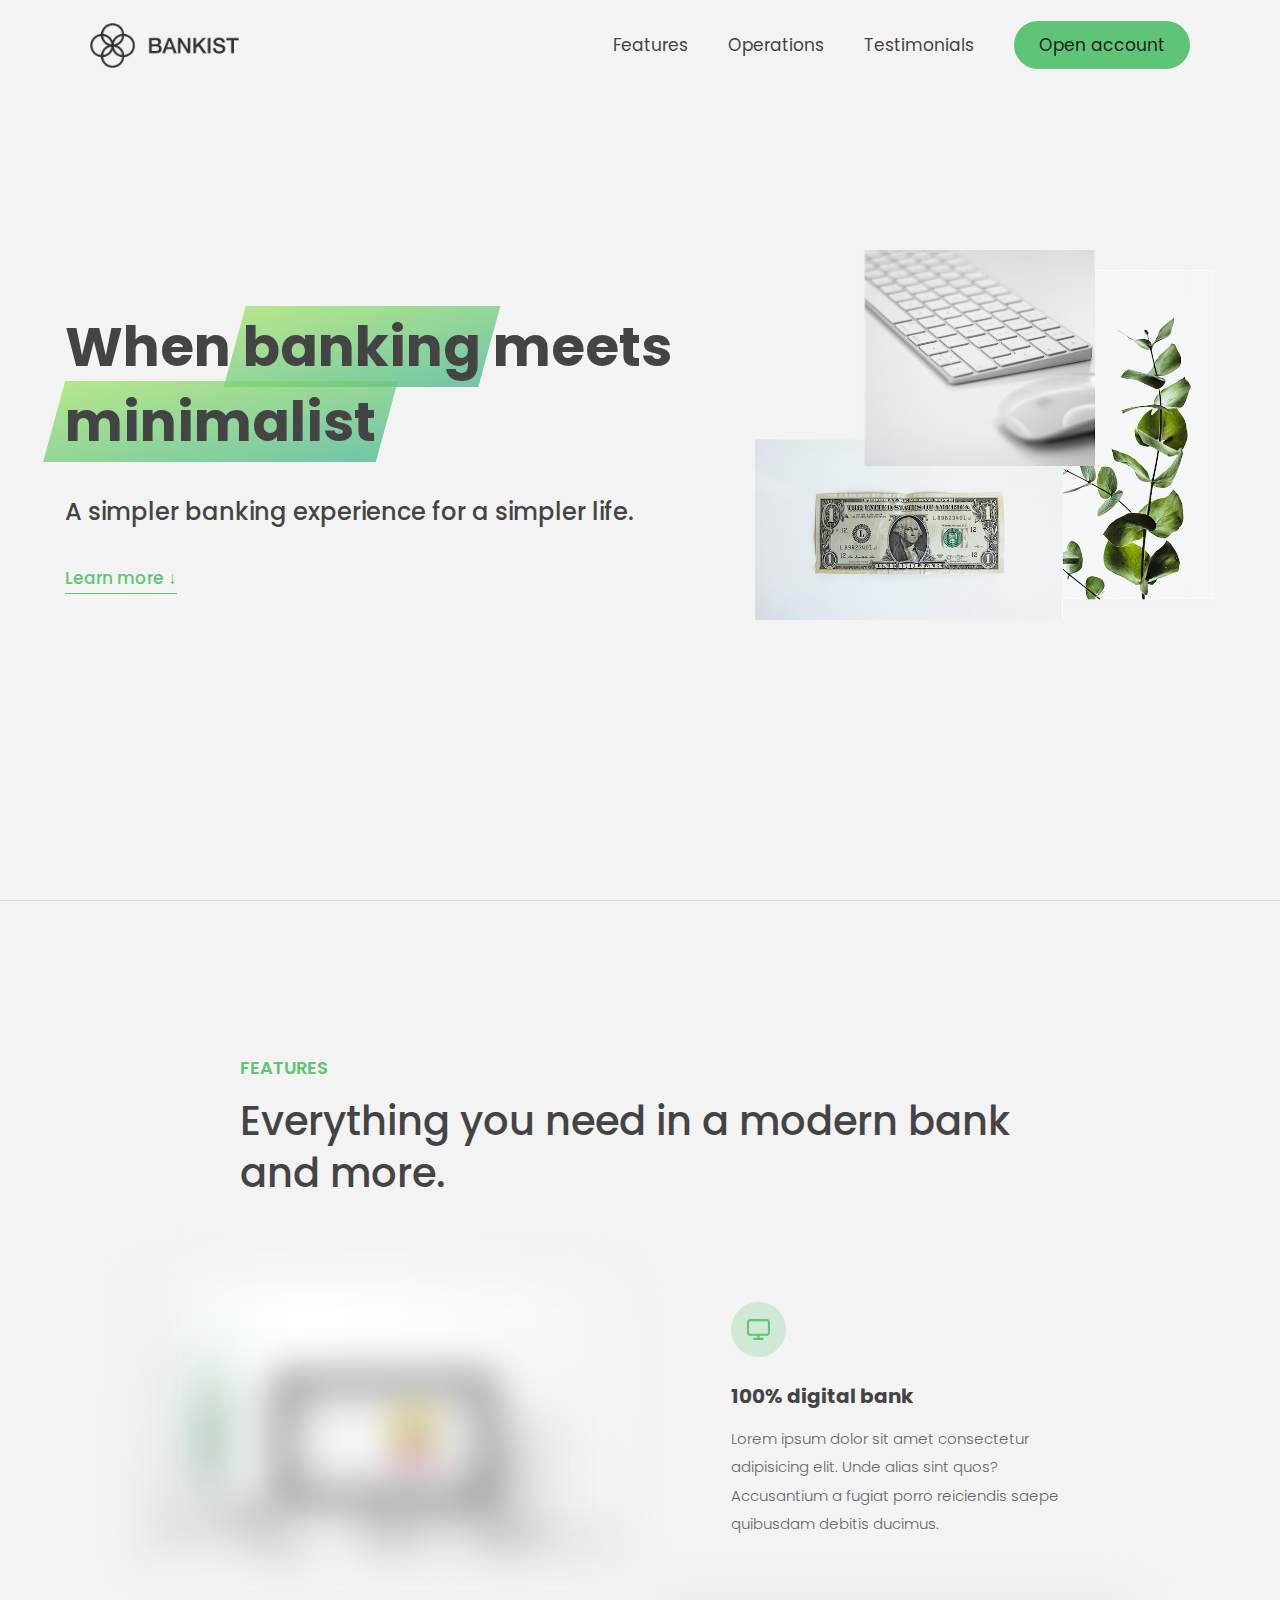
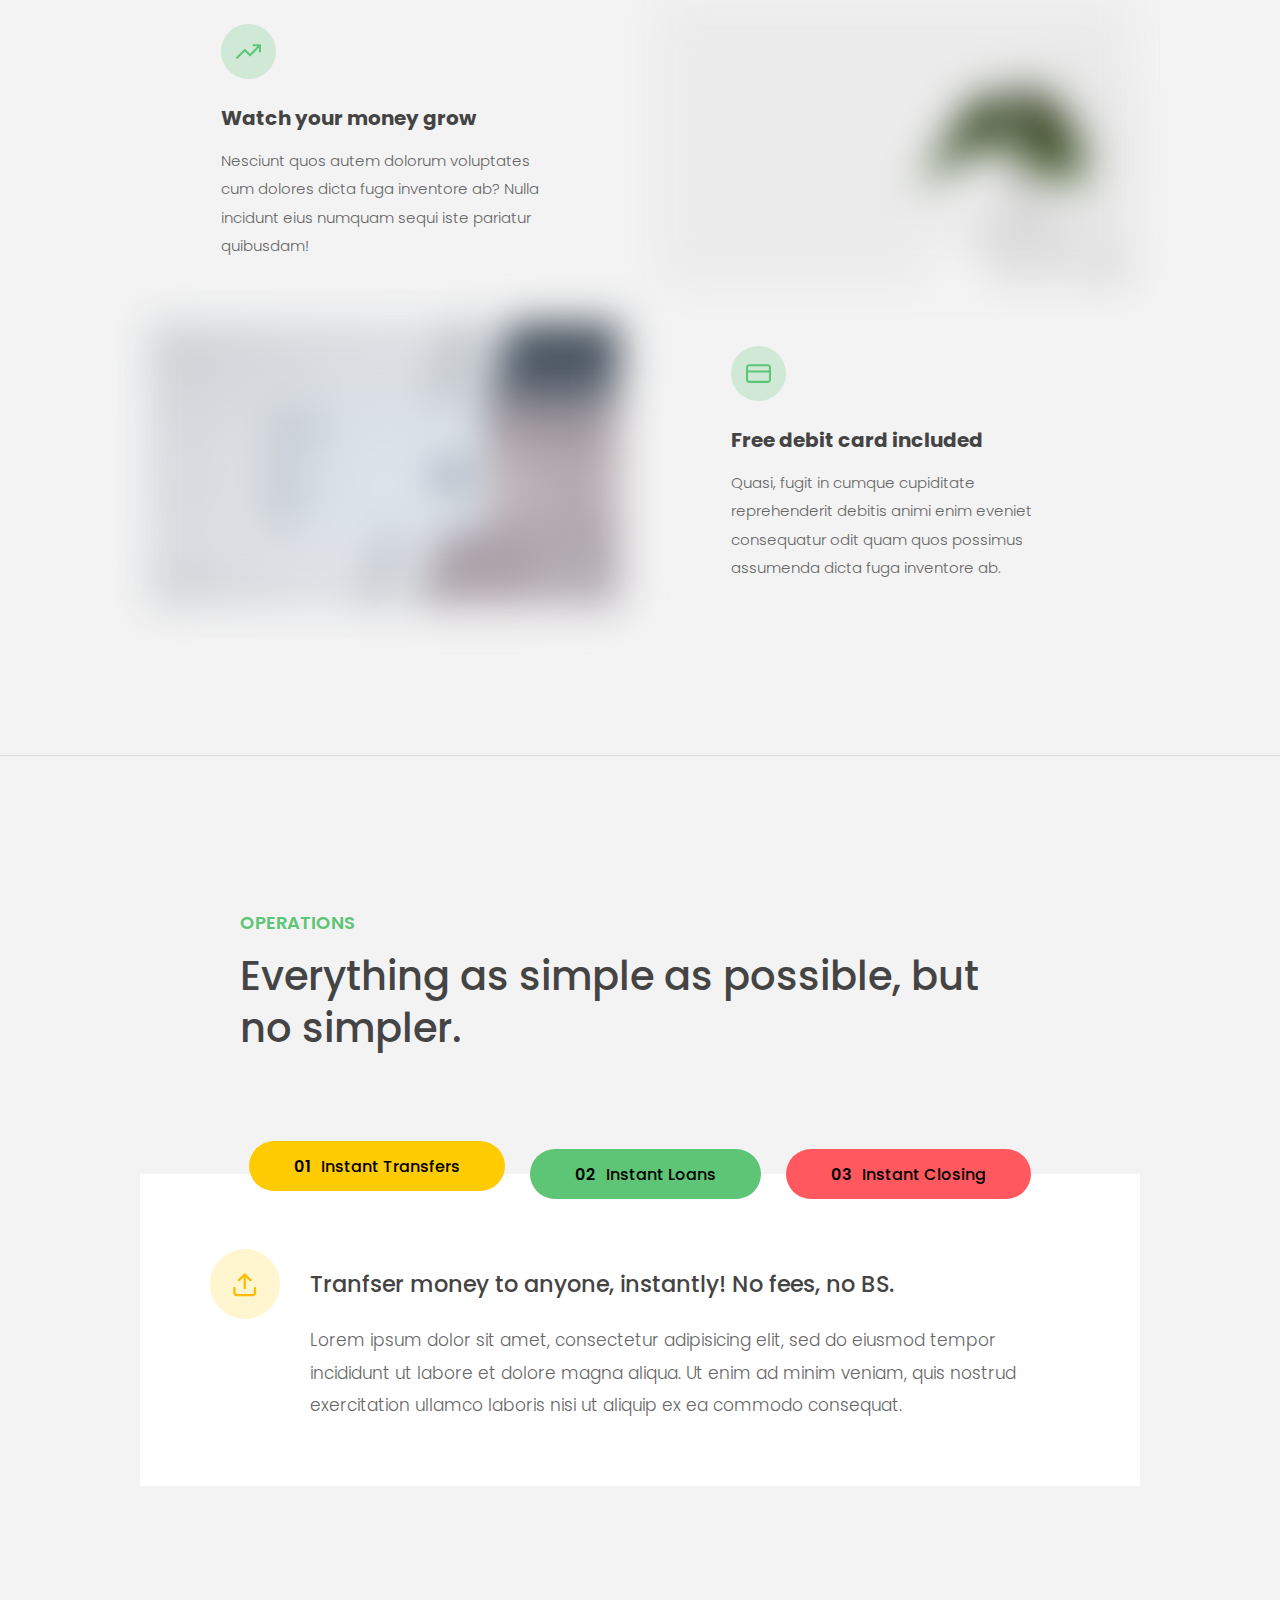
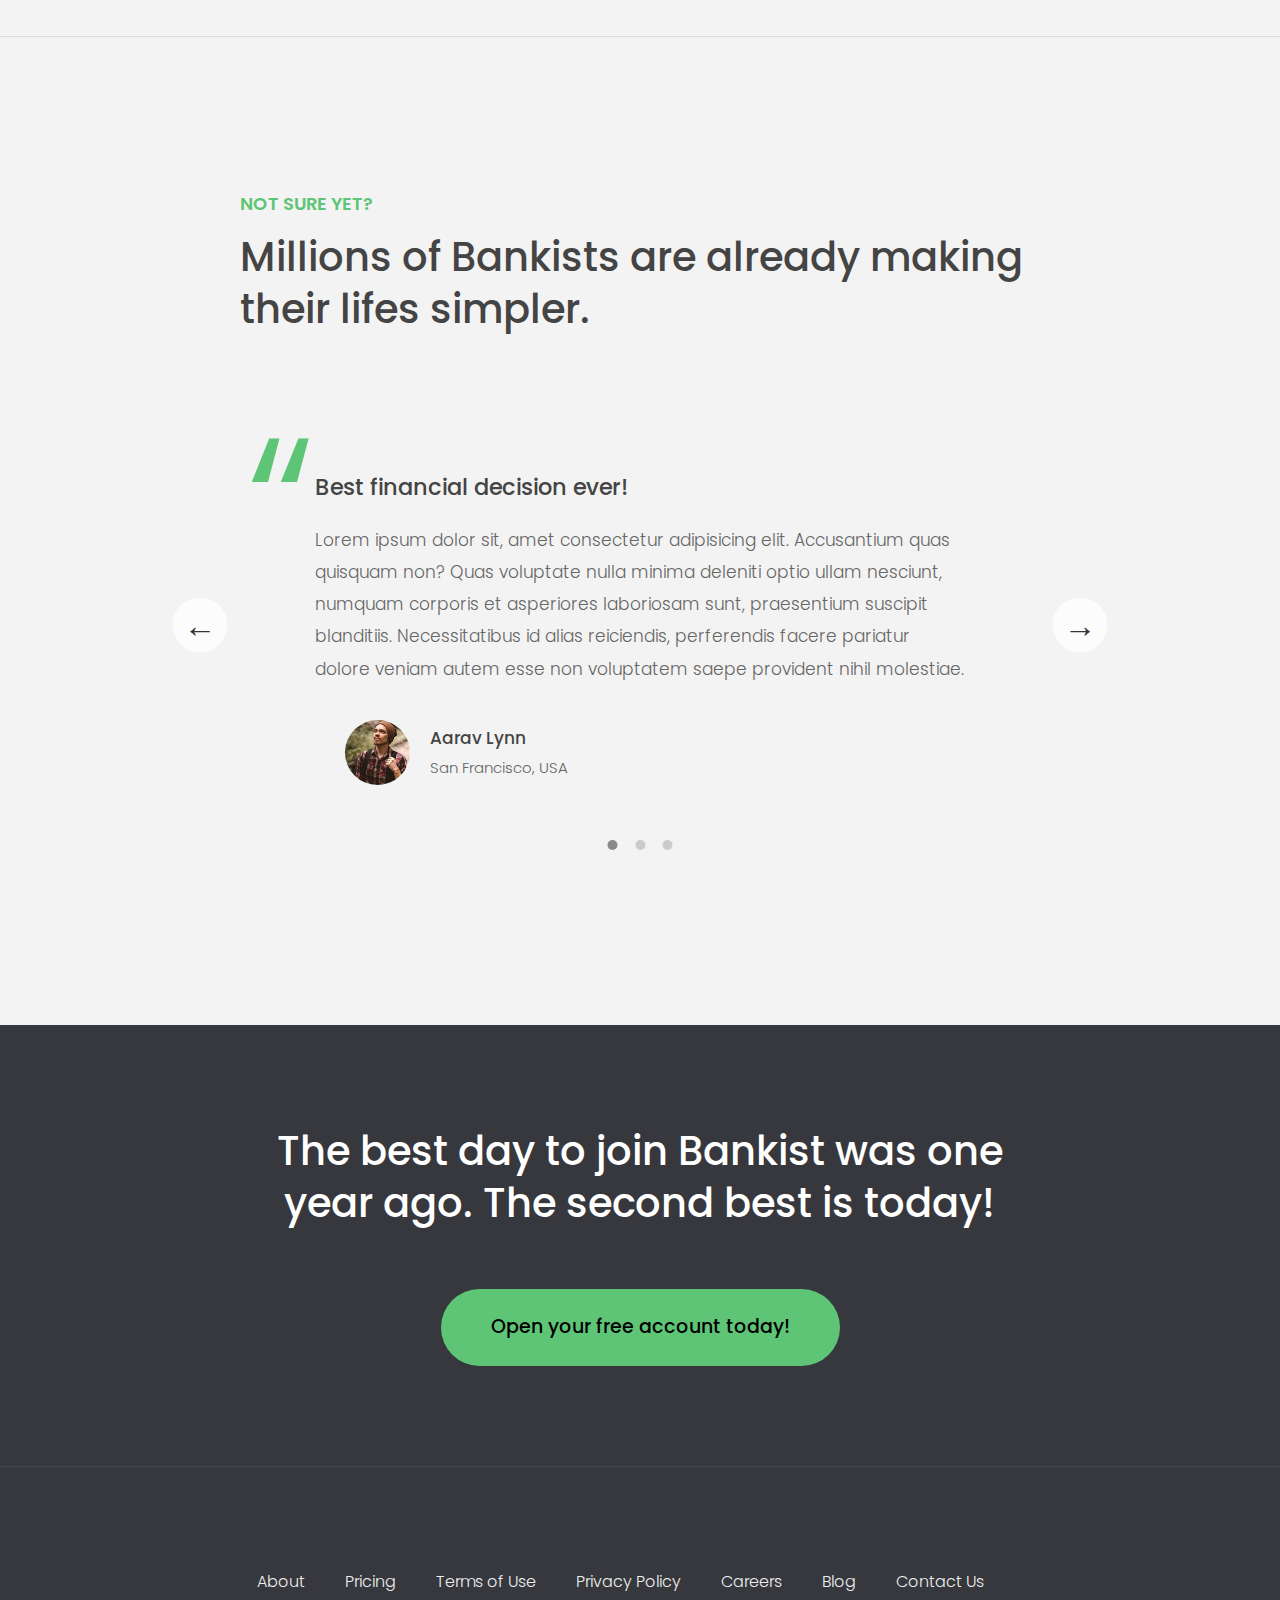
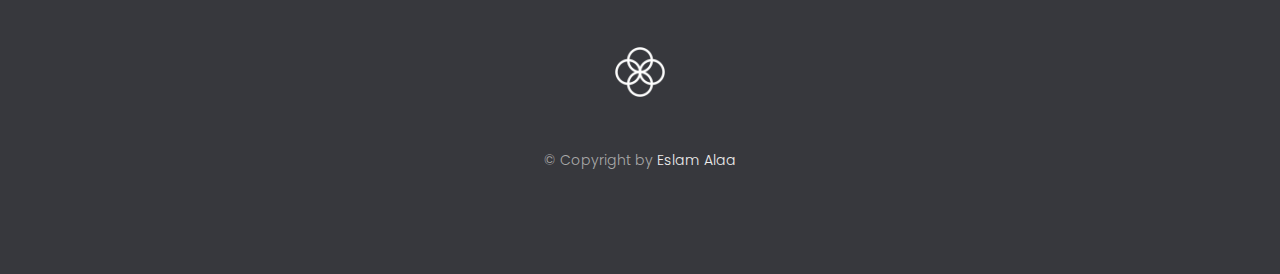
<file: index.html>
<!DOCTYPE html>
<html lang="en">
  <head>
    <meta charset="UTF-8" />
    <meta name="viewport" content="width=device-width, initial-scale=1.0" />
    <meta http-equiv="X-UA-Compatible" content="ie=edge" />
    <link rel="shortcut icon" type="image/png" href="img/icon.png" />

    <link
      href="https://fonts.googleapis.com/css?family=Poppins:300,400,500,600&display=swap"
      rel="stylesheet"
    />
    <link rel="stylesheet" href="main.css/style.css" />
    <title>Bankist</title>
    <script defer src="main.js/script.js"></script>
  </head>
  <body>
    <header class="header">
      <nav class="nav">
        <img
          src="img/logo.png"
          alt="Bankist logo"
          class="nav__logo"
          id="logo"
        />
        <ul class="nav__links">
          <li class="nav__item">
            <a class="nav__link" href="#section--1">Features</a>
          </li>
          <li class="nav__item">
            <a class="nav__link" href="#section--2">Operations</a>
          </li>
          <li class="nav__item">
            <a class="nav__link" href="#section--3">Testimonials</a>
          </li>
          <li class="nav__item">
            <a
              class="nav__link nav__link--btn btn--show-modal"
              href="accountPage.html"
              >Open account</a
            >
          </li>
        </ul>
      </nav>

      <div class="header__title">
        <h1>
          When
          <span class="highlight">banking</span>
          meets<br />
          <span class="highlight">minimalist</span>
        </h1>
        <h4>A simpler banking experience for a simpler life.</h4>
        <button class="btn--text btn--scroll-to">Learn more &DownArrow;</button>
        <img
          src="img/hero.png"
          class="header__img"
          alt="Minimalist bank items"
        />
      </div>
    </header>

    <section class="section" id="section--1">
      <div class="section__title">
        <h2 class="section__description">Features</h2>
        <h3 class="section__header">
          Everything you need in a modern bank and more.
        </h3>
      </div>

      <div class="features">
        <img
          src="img/digital-lazy.jpg"
          data-src="img/digital.jpg"
          alt="Computer"
          class="features__img lazy-img"
        />
        <div class="features__feature">
          <div class="features__icon">
            <svg>
              <use xlink:href="img/icons.svg#icon-monitor"></use>
            </svg>
          </div>
          <h5 class="features__header">100% digital bank</h5>
          <p>
            Lorem ipsum dolor sit amet consectetur adipisicing elit. Unde alias
            sint quos? Accusantium a fugiat porro reiciendis saepe quibusdam
            debitis ducimus.
          </p>
        </div>

        <div class="features__feature">
          <div class="features__icon">
            <svg>
              <use xlink:href="img/icons.svg#icon-trending-up"></use>
            </svg>
          </div>
          <h5 class="features__header">Watch your money grow</h5>
          <p>
            Nesciunt quos autem dolorum voluptates cum dolores dicta fuga
            inventore ab? Nulla incidunt eius numquam sequi iste pariatur
            quibusdam!
          </p>
        </div>
        <img
          src="img/grow-lazy.jpg"
          data-src="img/grow.jpg"
          alt="Plant"
          class="features__img lazy-img"
        />

        <img
          src="img/card-lazy.jpg"
          data-src="img/card.jpg"
          alt="Credit card"
          class="features__img lazy-img"
        />
        <div class="features__feature">
          <div class="features__icon">
            <svg>
              <use xlink:href="img/icons.svg#icon-credit-card"></use>
            </svg>
          </div>
          <h5 class="features__header">Free debit card included</h5>
          <p>
            Quasi, fugit in cumque cupiditate reprehenderit debitis animi enim
            eveniet consequatur odit quam quos possimus assumenda dicta fuga
            inventore ab.
          </p>
        </div>
      </div>
    </section>

    <section class="section" id="section--2">
      <div class="section__title">
        <h2 class="section__description">Operations</h2>
        <h3 class="section__header">
          Everything as simple as possible, but no simpler.
        </h3>
      </div>

      <div class="operations">
        <div class="operations__tab-container">
          <button
            class="btn operations__tab operations__tab--1 operations__tab--active"
            data-tab="1"
          >
            <span>01</span>Instant Transfers
          </button>
          <button class="btn operations__tab operations__tab--2" data-tab="2">
            <span>02</span>Instant Loans
          </button>
          <button class="btn operations__tab operations__tab--3" data-tab="3">
            <span>03</span>Instant Closing
          </button>
        </div>
        <div
          class="operations__content operations__content--1 operations__content--active"
        >
          <div class="operations__icon operations__icon--1">
            <svg>
              <use xlink:href="img/icons.svg#icon-upload"></use>
            </svg>
          </div>
          <h5 class="operations__header">
            Tranfser money to anyone, instantly! No fees, no BS.
          </h5>
          <p>
            Lorem ipsum dolor sit amet, consectetur adipisicing elit, sed do
            eiusmod tempor incididunt ut labore et dolore magna aliqua. Ut enim
            ad minim veniam, quis nostrud exercitation ullamco laboris nisi ut
            aliquip ex ea commodo consequat.
          </p>
        </div>

        <div class="operations__content operations__content--2">
          <div class="operations__icon operations__icon--2">
            <svg>
              <use xlink:href="img/icons.svg#icon-home"></use>
            </svg>
          </div>
          <h5 class="operations__header">
            Buy a home or make your dreams come true, with instant loans.
          </h5>
          <p>
            Duis aute irure dolor in reprehenderit in voluptate velit esse
            cillum dolore eu fugiat nulla pariatur. Excepteur sint occaecat
            cupidatat non proident, sunt in culpa qui officia deserunt mollit
            anim id est laborum.
          </p>
        </div>
        <div class="operations__content operations__content--3">
          <div class="operations__icon operations__icon--3">
            <svg>
              <use xlink:href="img/icons.svg#icon-user-x"></use>
            </svg>
          </div>
          <h5 class="operations__header">
            No longer need your account? No problem! Close it instantly.
          </h5>
          <p>
            Excepteur sint occaecat cupidatat non proident, sunt in culpa qui
            officia deserunt mollit anim id est laborum. Ut enim ad minim
            veniam, quis nostrud exercitation ullamco laboris nisi ut aliquip ex
            ea commodo consequat.
          </p>
        </div>
      </div>
    </section>

    <section class="section" id="section--3">
      <div class="section__title section__title--testimonials">
        <h2 class="section__description">Not sure yet?</h2>
        <h3 class="section__header">
          Millions of Bankists are already making their lifes simpler.
        </h3>
      </div>

      <div class="slider">
        <div class="slide slide--1">
          <div class="testimonial">
            <h5 class="testimonial__header">Best financial decision ever!</h5>
            <blockquote class="testimonial__text">
              Lorem ipsum dolor sit, amet consectetur adipisicing elit.
              Accusantium quas quisquam non? Quas voluptate nulla minima
              deleniti optio ullam nesciunt, numquam corporis et asperiores
              laboriosam sunt, praesentium suscipit blanditiis. Necessitatibus
              id alias reiciendis, perferendis facere pariatur dolore veniam
              autem esse non voluptatem saepe provident nihil molestiae.
            </blockquote>
            <address class="testimonial__author">
              <img src="img/user-1.jpg" alt="" class="testimonial__photo" />
              <h6 class="testimonial__name">Aarav Lynn</h6>
              <p class="testimonial__location">San Francisco, USA</p>
            </address>
          </div>
        </div>

        <div class="slide slide--2">
          <div class="testimonial">
            <h5 class="testimonial__header">
              The last step to becoming a complete minimalist
            </h5>
            <blockquote class="testimonial__text">
              Quisquam itaque deserunt ullam, quia ea repellendus provident,
              ducimus neque ipsam modi voluptatibus doloremque, corrupti
              laborum. Incidunt numquam perferendis veritatis neque repellendus.
              Lorem, ipsum dolor sit amet consectetur adipisicing elit. Illo
              deserunt exercitationem deleniti.
            </blockquote>
            <address class="testimonial__author">
              <img src="img/user-2.jpg" alt="" class="testimonial__photo" />
              <h6 class="testimonial__name">Miyah Miles</h6>
              <p class="testimonial__location">London, UK</p>
            </address>
          </div>
        </div>

        <div class="slide slide--3">
          <div class="testimonial">
            <h5 class="testimonial__header">
              Finally free from old-school banks
            </h5>
            <blockquote class="testimonial__text">
              Debitis, nihil sit minus suscipit magni aperiam vel tenetur
              incidunt commodi architecto numquam omnis nulla autem,
              necessitatibus blanditiis modi similique quidem. Odio aliquam
              culpa dicta beatae quod maiores ipsa minus consequatur error sunt,
              deleniti saepe aliquid quos inventore sequi. Necessitatibus id
              alias reiciendis, perferendis facere.
            </blockquote>
            <address class="testimonial__author">
              <img src="img/user-3.jpg" alt="" class="testimonial__photo" />
              <h6 class="testimonial__name">Francisco Gomes</h6>
              <p class="testimonial__location">Lisbon, Portugal</p>
            </address>
          </div>
        </div>

        <button class="slider__btn slider__btn--left">&larr;</button>
        <button class="slider__btn slider__btn--right">&rarr;</button>
        <div class="dots"></div>
      </div>
    </section>

    <section class="section section--sign-up">
      <div class="section__title">
        <h3 class="section__header">
          The best day to join Bankist was one year ago. The second best is
          today!
        </h3>
      </div>
      <a href="accountPage.html" class="btn goTo"
        >Open your free account today!</a
      >
    </section>

    <footer class="footer">
      <ul class="footer__nav">
        <li class="footer__item">
          <a class="footer__link" href="#">About</a>
        </li>
        <li class="footer__item">
          <a class="footer__link" href="#">Pricing</a>
        </li>
        <li class="footer__item">
          <a class="footer__link" href="#">Terms of Use</a>
        </li>
        <li class="footer__item">
          <a class="footer__link" href="#">Privacy Policy</a>
        </li>
        <li class="footer__item">
          <a class="footer__link" href="#">Careers</a>
        </li>
        <li class="footer__item">
          <a class="footer__link" href="#">Blog</a>
        </li>
        <li class="footer__item">
          <a class="footer__link" href="#">Contact Us</a>
        </li>
      </ul>
      <img src="img/icon.png" alt="Logo" class="footer__logo" />
      <p class="footer__copyright">
        &copy; Copyright by
        <a
          class="footer__link twitter-link"
          target="_blank"
          href="https://www.linkedin.com/in/eslam-alaa-003372255/"
          >Eslam Alaa</a
        >
      </p>
    </footer>
  </body>
</html>
</file>
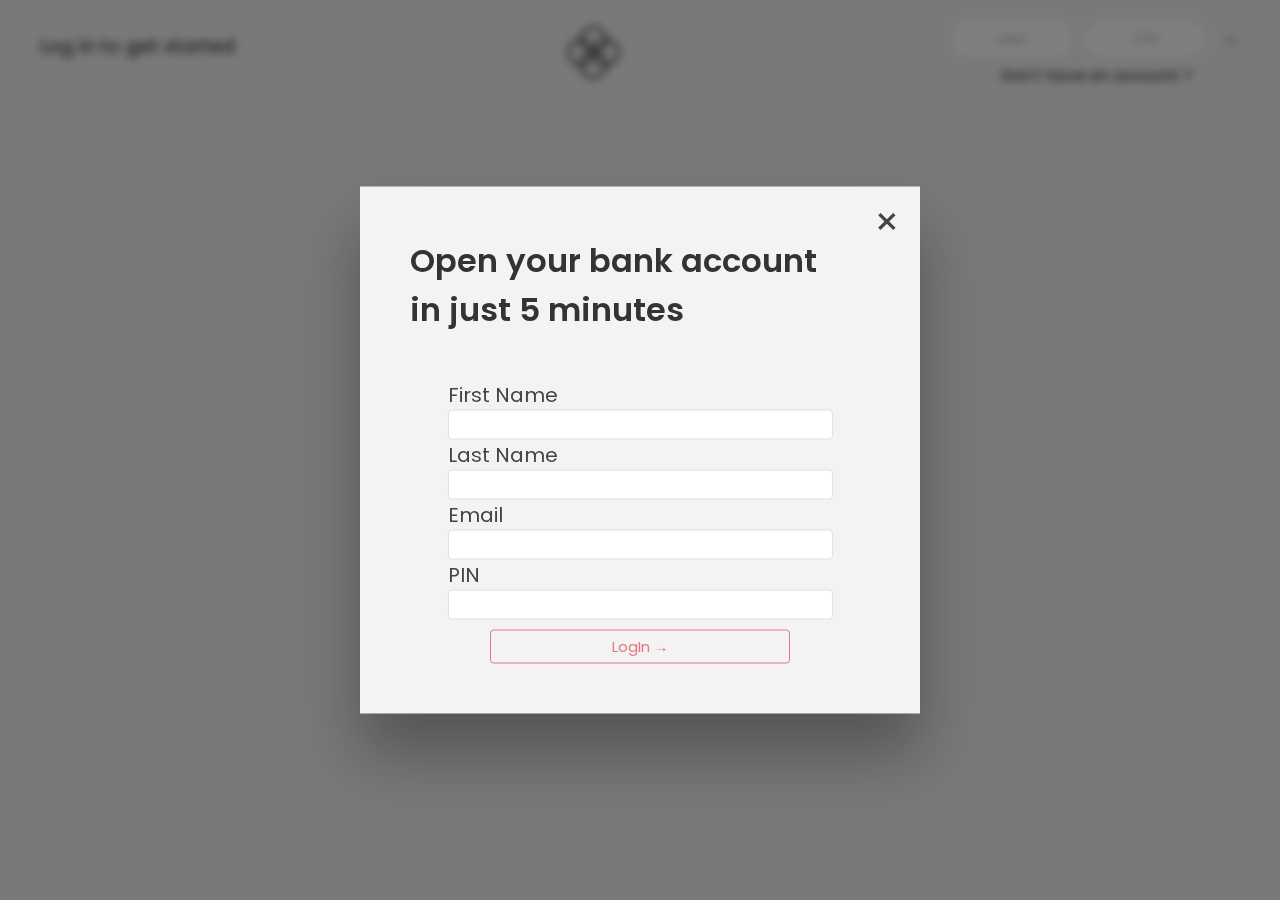
<file: accountPage.html>
<!DOCTYPE html>
<html lang="en">
  <head>
    <meta charset="UTF-8" />
    <meta name="viewport" content="width=device-width, initial-scale=1.0" />
    <meta http-equiv="X-UA-Compatible" content="ie=edge" />
    <link rel="shortcut icon" type="image/png" href="img/mainIcon.png" />
    <link
      href="https://fonts.googleapis.com/css?family=Poppins:400,500,600&display=swap"
      rel="stylesheet"
    />

    <link rel="stylesheet" href="main.css/bootstrap.min.css" />
    <link rel="stylesheet" href="main.css/accountStyle.css" />

    <script defer src="main.js/bootstrap.bundle.min.js"></script>
    <script defer src="main.js/accountScript.js"></script>
    <title>Bankist</title>
  </head>
  <nav>
    <p class="welcome">Log in to get started</p>
    <div id="goToMain">
        <a href="index.html">
        <img src="img/mainLogo.png" class="logo" alt="logo" />
      </a>
    </div>
    <form class="login d-flex flex-column">
      <div>
        <input
          type="text"
          placeholder="user"
          class="login__input login__input--user"
        />
        <input
          type="password"
          placeholder="PIN"
          maxlength="4"
          class="login__input login__input--pin"
        />
        <button class="login__btn">&rarr;</button>
        <div
          class="alert alert-danger text-center mt-3 d-none w-75"
          role="alert"
          id="loginAlert"
        >
          ID/PIN is Invalid *Your ID should be the first letter from your first
          and last name*
        </div>
      </div>
      <a href="#" id="createAcc" class="h4 m-auto mt-3">
        Don't have an account ?
      </a>
    </form>
  </nav>
  <section>
    <div class="position-fixed open">
      <button class="btn--close-modal">&times;</button>
      <h2 class="modal__header">
        Open your bank account <br />
        in just <span class="highlight">5 minutes</span>
      </h2>
      <form class="row modal__form">
        <div class="col-md-12">
          <label>First Name</label>
          <input type="text" id="fName" class="form-control" />
          <div
            class="alert alert-danger text-center d-none"
            role="alert"
            id="fNameAlert"
          >
            Special characters and numbers not allowed
          </div>
        </div>

        <div class="col-md-12">
          <label>Last Name</label>
          <input type="text" id="lName" class="form-control" />
          <div
            class="alert alert-danger text-center d-none"
            role="alert"
            id="lNameAlert"
          >
            Special characters and numbers not allowed
          </div>
        </div>

        <div class="col-md-12">
          <label>Email</label>
          <input type="email" id="email" class="form-control" />
          <div
            class="alert alert-danger text-center d-none"
            role="alert"
            id="emailAlert"
          >
            Email not valid *exemple@yyy.zzz
          </div>
        </div>

        <div class="col-md-12">
          <label>PIN</label>
          <input type="password" id="pin" class="form-control" />
          <div
            class="alert alert-danger text-center d-none"
            role="alert"
            id="passAlert"
          >
            Enter valid password *Must be 4 Number , Special characters and
            letters not allowd*
          </div>
        </div>

        <button
          id="logIn"
          class="btn btn-outline-danger w-75 m-auto mt-3 p-2 fs-4"
          disabled
        >
          LogIn &rarr;
        </button>
      </form>
    </div>
    <div class="overlay"></div>
  </section>
  <main class="app">
    <!-- BALANCE -->
    <div class="balance">
      <div>
        <p class="balance__label">Current balance</p>
        <p class="balance__date">
          <span class="date">05/03/2037</span>
        </p>
      </div>
      <p class="balance__value">0000€</p>
    </div>

    <!-- MOVEMENTS -->
    <div class="movements">
      <div class="movements__row">
        <div class="movements__type movements__type--deposit">2 deposit</div>
        <div class="movements__date">3 days ago</div>
        <div class="movements__value">4 000€</div>
      </div>
      <div class="movements__row">
        <div class="movements__type movements__type--withdrawal">
          1 withdrawal
        </div>
        <div class="movements__date">24/01/2037</div>
        <div class="movements__value">-378€</div>
      </div>
    </div>

    <!-- SUMMARY -->
    <div class="summary">
      <p class="summary__label">In</p>
      <p class="summary__value summary__value--in">0000€</p>
      <p class="summary__label">Out</p>
      <p class="summary__value summary__value--out">0000€</p>
      <p class="summary__label">Interest</p>
      <p class="summary__value summary__value--interest">0000€</p>
      <button class="btn--sort">&downarrow; SORT</button>
    </div>

    <!-- OPERATION: TRANSFERS -->
    <div class="operation operation--transfer">
      <h2>Transfer money</h2>
      <form class="form form--transfer">
        <input type="text" class="form__input form__input--to" />
        <input type="number" class="form__input form__input--amount" />
        <button class="form__btn form__btn--transfer">&rarr;</button>
        <label class="form__label">Transfer to</label>
        <label class="form__label">Amount</label>
      </form>
    </div>

    <!-- OPERATION: LOAN -->
    <div class="operation operation--loan">
      <h2>Request loan</h2>
      <form class="form form--loan">
        <input type="number" class="form__input form__input--loan-amount" />
        <button class="form__btn form__btn--loan">&rarr;</button>
        <label class="form__label form__label--loan">Amount</label>
      </form>
    </div>

    <!-- OPERATION: CLOSE -->
    <div class="operation operation--close">
      <h2>Close account</h2>
      <form class="form form--close">
        <input type="text" class="form__input form__input--user" />
        <input
          type="password"
          maxlength="6"
          class="form__input form__input--pin"
        />
        <button class="form__btn form__btn--close">&rarr;</button>
        <label class="form__label">Confirm user</label>
        <label class="form__label">Confirm PIN</label>
      </form>
    </div>

    <!-- LOGOUT TIMER -->
    <p class="logout-timer">
      You will be logged out in <span class="timer">05:00</span>
    </p>
  </main>
</html>
</file>
<file: main.css/style.css>
/* The page is NOT responsive. You can implement responsiveness yourself if you wanna have some fun 😃 */

:root {
  --color-primary: #5ec576;
  --color-secondary: #ffcb03;
  --color-tertiary: #ff585f;
  --color-primary-darker: #4bbb7d;
  --color-secondary-darker: #ffbb00;
  --color-tertiary-darker: #fd424b;
  --color-primary-opacity: #5ec5763a;
  --color-secondary-opacity: #ffcd0331;
  --color-tertiary-opacity: #ff58602d;
  --gradient-primary: linear-gradient(to top left, #39b385, #9be15d);
  --gradient-secondary: linear-gradient(to top left, #ffb003, #ffcb03);
}

* {
  margin: 0;
  padding: 0;
  box-sizing: inherit;
}

html {
  font-size: 62.5%;
  box-sizing: border-box;
}

body {
  font-family: 'Poppins', sans-serif;
  font-weight: 300;
  color: #444;
  line-height: 1.9;
  background-color: #f3f3f3;
}

/* GENERAL ELEMENTS */
.section {
  padding: 15rem 3rem;
  border-top: 1px solid #ddd;

  transition: transform 1s, opacity 1s;
}

.section--hidden {
  opacity: 0;
  transform: translateY(130px);
}

.section__title {
  max-width: 80rem;
  margin: 0 auto 8rem auto;
}

.section__description {
  font-size: 1.8rem;
  font-weight: 600;
  text-transform: uppercase;
  color: var(--color-primary);
  margin-bottom: 1rem;
}

.section__header {
  font-size: 4rem;
  line-height: 1.3;
  font-weight: 500;
}

.btn {
  display: inline-block;
  background-color: var(--color-primary);
  font-size: 1.6rem;
  font-family: inherit;
  font-weight: 500;
  border: none;
  padding: 1.25rem 4.5rem;
  border-radius: 10rem;
  cursor: pointer;
  transition: all 0.3s;
}
.goTo {
  text-decoration: none;
  color: black;
}

.btn:hover {
  background-color: var(--color-primary-darker);
}

.btn--text {
  display: inline-block;
  background: none;
  font-size: 1.7rem;
  font-family: inherit;
  font-weight: 500;
  color: var(--color-primary);
  border: none;
  border-bottom: 1px solid currentColor;
  padding-bottom: 2px;
  cursor: pointer;
  transition: all 0.3s;
}

p {
  color: #666;
}

/* This is BAD for accessibility! Don't do in the real world! */
button:focus {
  outline: none;
}

img {
  transition: filter 0.5s;
}

.lazy-img {
  filter: blur(20px);
}

/* NAVIGATION */
.nav {
  display: flex;
  justify-content: space-between;
  align-items: center;
  height: 9rem;
  width: 100%;
  padding: 0 6rem;
  z-index: 100;
}

/* nav and stickly class at the same time */
.nav.sticky {
  position: fixed;
  background-color: rgba(255, 255, 255, 0.95);
  animation: stick 0.4s;
}
@keyframes stick {
  0% {
    top: -100px;
  }
  100% {
    top: 0;
  }
}

.nav__logo {
  height: 4.5rem;
  transition: all 0.3s;
}

.nav__links {
  display: flex;
  align-items: center;
  list-style: none;
}

.nav__item {
  margin-left: 4rem;
}

.nav__link:link,
.nav__link:visited {
  font-size: 1.7rem;
  font-weight: 400;
  color: inherit;
  text-decoration: none;
  display: block;
  transition: all 0.3s;
}

.nav__link--btn:link,
.nav__link--btn:visited {
  padding: 0.8rem 2.5rem;
  border-radius: 3rem;
  background-color: var(--color-primary);
  color: #222;
}

.nav__link--btn:hover,
.nav__link--btn:active {
  color: inherit;
  background-color: var(--color-primary-darker);
  color: #333;
}

/* HEADER */
.header {
  padding: 0 3rem;
  height: 100vh;
  display: flex;
  flex-direction: column;
  align-items: center;
}

.header__title {
  flex: 1;

  max-width: 115rem;
  display: grid;
  grid-template-columns: 3fr 2fr;
  row-gap: 3rem;
  align-content: center;
  justify-content: center;

  align-items: start;
  justify-items: start;
}

h1 {
  font-size: 5.5rem;
  line-height: 1.35;
}

h4 {
  font-size: 2.4rem;
  font-weight: 500;
}

.header__img {
  width: 100%;
  grid-column: 2 / 3;
  grid-row: 1 / span 4;
  transform: translateY(-6rem);
}

.highlight {
  position: relative;
}

.highlight::after {
  display: block;
  content: '';
  position: absolute;
  bottom: 0;
  left: 0;
  height: 100%;
  width: 100%;
  z-index: -1;
  opacity: 0.7;
  transform: scale(1.07, 1.05) skewX(-15deg);
  background-image: var(--gradient-primary);
}

/* FEATURES */
.features {
  display: grid;
  grid-template-columns: 1fr 1fr;
  gap: 4rem;
  margin: 0 12rem;
}

.features__img {
  width: 100%;
}

.features__feature {
  align-self: center;
  justify-self: center;
  width: 70%;
  font-size: 1.5rem;
}

.features__icon {
  display: flex;
  align-items: center;
  justify-content: center;
  background-color: var(--color-primary-opacity);
  height: 5.5rem;
  width: 5.5rem;
  border-radius: 50%;
  margin-bottom: 2rem;
}

.features__icon svg {
  height: 2.5rem;
  width: 2.5rem;
  fill: var(--color-primary);
}

.features__header {
  font-size: 2rem;
  margin-bottom: 1rem;
}

/* OPERATIONS */
.operations {
  max-width: 100rem;
  margin: 12rem auto 0 auto;

  background-color: #fff;
}

.operations__tab-container {
  display: flex;
  justify-content: center;
}

.operations__tab {
  margin-right: 2.5rem;
  transform: translateY(-50%);
}

.operations__tab span {
  margin-right: 1rem;
  font-weight: 600;
  display: inline-block;
}

.operations__tab--1 {
  background-color: var(--color-secondary);
}

.operations__tab--1:hover {
  background-color: var(--color-secondary-darker);
}

.operations__tab--3 {
  background-color: var(--color-tertiary);
  margin: 0;
}

.operations__tab--3:hover {
  background-color: var(--color-tertiary-darker);
}

.operations__tab--active {
  transform: translateY(-66%);
}

.operations__content {
  display: none;

  /* JUST PRESENTATIONAL */
  font-size: 1.7rem;
  padding: 2.5rem 7rem 6.5rem 7rem;
}

.operations__content--active {
  display: grid;
  grid-template-columns: 7rem 1fr;
  column-gap: 3rem;
  row-gap: 0.5rem;
}

.operations__header {
  font-size: 2.25rem;
  font-weight: 500;
  align-self: center;
}

.operations__icon {
  display: flex;
  align-items: center;
  justify-content: center;
  height: 7rem;
  width: 7rem;
  border-radius: 50%;
}

.operations__icon svg {
  height: 2.75rem;
  width: 2.75rem;
}

.operations__content p {
  grid-column: 2;
}

.operations__icon--1 {
  background-color: var(--color-secondary-opacity);
}
.operations__icon--2 {
  background-color: var(--color-primary-opacity);
}
.operations__icon--3 {
  background-color: var(--color-tertiary-opacity);
}
.operations__icon--1 svg {
  fill: var(--color-secondary-darker);
}
.operations__icon--2 svg {
  fill: var(--color-primary);
}
.operations__icon--3 svg {
  fill: var(--color-tertiary);
}

/* SLIDER */
.slider {
  max-width: 100rem;
  height: 50rem;
  margin: 0 auto;
  position: relative;
  cursor: grabbing;
  overflow: hidden;
}
.slide {
  position: absolute;
  top: 0;
  width: 100%;
  height: 50rem;

  display: flex;
  align-items: center;
  justify-content: center;

  /* THIS creates the animation! */
  transition: transform 1s;
}

.slide > img {
  /* Only for images that have different size than slide */
  width: 100%;
  height: 100%;
  object-fit: cover;
}

.slider__btn {
  position: absolute;
  top: 50%;
  z-index: 10;

  border: none;
  background: rgba(255, 255, 255, 0.7);
  font-family: inherit;
  color: #333;
  border-radius: 50%;
  height: 5.5rem;
  width: 5.5rem;
  font-size: 3.25rem;
  cursor: pointer;
}

.slider__btn--left {
  left: 6%;
  transform: translate(-50%, -50%);
}

.slider__btn--right {
  right: 6%;
  transform: translate(50%, -50%);
}

.dots {
  position: absolute;
  bottom: 5%;
  left: 50%;
  transform: translateX(-50%);
  display: flex;
}

.dots__dot {
  border: none;
  background-color: #b9b9b9;
  opacity: 0.7;
  height: 1rem;
  width: 1rem;
  border-radius: 50%;
  margin-right: 1.75rem;
  cursor: pointer;
  transition: all 0.5s;

  /* Only necessary when overlying images */
  /* box-shadow: 0 0.6rem 1.5rem rgba(0, 0, 0, 0.7); */
}

.dots__dot:last-child {
  margin: 0;
}

.dots__dot--active {
  /* background-color: #fff; */
  background-color: #888;
  opacity: 1;
}

/* TESTIMONIALS */
.testimonial {
  width: 65%;
  position: relative;
}

.testimonial::before {
  content: '\201C';
  position: absolute;
  top: -5.7rem;
  left: -6.8rem;
  line-height: 1;
  font-size: 20rem;
  font-family: inherit;
  color: var(--color-primary);
  z-index: -1;
}

.testimonial__header {
  font-size: 2.25rem;
  font-weight: 500;
  margin-bottom: 1.5rem;
}

.testimonial__text {
  font-size: 1.7rem;
  margin-bottom: 3.5rem;
  color: #666;
}

.testimonial__author {
  margin-left: 3rem;
  font-style: normal;

  display: grid;
  grid-template-columns: 6.5rem 1fr;
  column-gap: 2rem;
}

.testimonial__photo {
  grid-row: 1 / span 2;
  width: 6.5rem;
  border-radius: 50%;
}

.testimonial__name {
  font-size: 1.7rem;
  font-weight: 500;
  align-self: end;
  margin: 0;
}

.testimonial__location {
  font-size: 1.5rem;
}

.section__title--testimonials {
  margin-bottom: 4rem;
}

/* SIGNUP */
.section--sign-up {
  background-color: #37383d;
  border-top: none;
  border-bottom: 1px solid #444;
  text-align: center;
  padding: 10rem 3rem;
}

.section--sign-up .section__header {
  color: #fff;
  text-align: center;
}

.section--sign-up .section__title {
  margin-bottom: 6rem;
}

.section--sign-up .btn {
  font-size: 1.9rem;
  padding: 2rem 5rem;
}

/* FOOTER */
.footer {
  padding: 10rem 3rem;
  background-color: #37383d;
}

.footer__nav {
  list-style: none;
  display: flex;
  justify-content: center;
  margin-bottom: 5rem;
}

.footer__item {
  margin-right: 4rem;
}

.footer__link {
  font-size: 1.6rem;
  color: #eee;
  text-decoration: none;
}

.footer__logo {
  height: 5rem;
  display: block;
  margin: 0 auto;
  margin-bottom: 5rem;
}

.footer__copyright {
  font-size: 1.4rem;
  color: #aaa;
  text-align: center;
}

.footer__copyright .footer__link {
  font-size: 1.4rem;
}
</file>
<file: main.css/accountStyle.css>
/*
 * Use this CSS to learn some intersting techniques,
 * in case you're wondering how I built the UI.
 * Have fun! 😁
 */

* {
  margin: 0;
  padding: 0;
  box-sizing: inherit;
}
a {
  color: inherit;
  text-decoration: none;
}

html {
  font-size: 62.5%;
  box-sizing: border-box;
}

body {
  font-family: 'Poppins', sans-serif;
  color: #444;
  background-color: #f3f3f3;
  height: 100vh;
  padding: 2rem;
}

nav {
  display: flex;
  justify-content: space-between;
  align-items: center;
  padding: 0 2rem;
}
#goToMain {
  cursor: pointer;
}
.welcome {
  font-size: 1.9rem;
  font-weight: 500;
}

.logo {
  height: 5.25rem;
}

.login__input {
  border: none;
  padding: 0.5rem 2rem;
  font-size: 1.6rem;
  font-family: inherit;
  text-align: center;
  width: 12rem;
  border-radius: 10rem;
  margin-right: 1rem;
  color: inherit;
  border: 1px solid #fff;
  transition: all 0.3s;
}

.login__input:focus {
  outline: none;
  border: 1px solid #ccc;
}

.login__input::placeholder {
  color: #bbb;
}

.login__btn {
  border: none;
  background: none;
  font-size: 2.2rem;
  color: inherit;
  cursor: pointer;
  transition: all 0.3s;
}

.login__btn:hover,
.login__btn:focus,
.btn--sort:hover,
.btn--sort:focus {
  outline: none;
  color: #777;
}

#createAcc:hover {
  text-decoration: underline;
  color: blue;
}

/* MAIN */
.app {
  position: relative;
  max-width: 100rem;
  margin: 4rem auto;
  display: grid;
  grid-template-columns: 4fr 3fr;
  grid-template-rows: auto repeat(3, 15rem) auto;
  gap: 2rem;

  /* NOTE This creates the fade in/out anumation */

  opacity: 0;
  transition: all 1s;
}

.balance {
  grid-column: 1 / span 2;
  display: flex;
  align-items: flex-end;
  justify-content: space-between;
  margin-bottom: 2rem;
}

.balance__label {
  font-size: 2.2rem;
  font-weight: 500;
  margin-bottom: -0.2rem;
}

.balance__date {
  font-size: 1.4rem;
  color: #888;
}

.balance__value {
  font-size: 4.5rem;
  font-weight: 400;
}

/* MOVEMENTS */
.movements {
  grid-row: 2 / span 3;
  background-color: #fff;
  border-radius: 1rem;
  overflow: scroll;
}

.movements__row {
  padding: 2.25rem 4rem;
  display: flex;
  align-items: center;
  border-bottom: 1px solid #eee;
}

.movements__type {
  font-size: 1.1rem;
  text-transform: uppercase;
  font-weight: 500;
  color: #fff;
  padding: 0.1rem 1rem;
  border-radius: 10rem;
  margin-right: 2rem;
}

.movements__date {
  font-size: 1.1rem;
  text-transform: uppercase;
  font-weight: 500;
  color: #666;
}

.movements__type--deposit {
  background-image: linear-gradient(to top left, #39b385, #9be15d);
}

.movements__type--withdrawal {
  background-image: linear-gradient(to top left, #e52a5a, #ff585f);
}

.movements__value {
  font-size: 1.7rem;
  margin-left: auto;
}

/* SUMMARY */
.summary {
  grid-row: 5 / 6;
  display: flex;
  align-items: baseline;
  padding: 0 0.3rem;
  margin-top: 1rem;
}

.summary__label {
  font-size: 1.2rem;
  font-weight: 500;
  text-transform: uppercase;
  margin-right: 0.8rem;
}

.summary__value {
  font-size: 2.2rem;
  margin-right: 2.5rem;
}

.summary__value--in,
.summary__value--interest {
  color: #66c873;
}

.summary__value--out {
  color: #f5465d;
}

.btn--sort {
  margin-left: auto;
  border: none;
  background: none;
  font-size: 1.3rem;
  font-weight: 500;
  cursor: pointer;
}

/* OPERATIONS */
.operation {
  border-radius: 1rem;
  padding: 3rem 4rem;
  color: #333;
}

.operation--transfer {
  background-image: linear-gradient(to top left, #ffb003, #ffcb03);
}

.operation--loan {
  background-image: linear-gradient(to top left, #39b385, #9be15d);
}

.operation--close {
  background-image: linear-gradient(to top left, #e52a5a, #ff585f);
}

h2 {
  margin-bottom: 1.5rem;
  font-size: 1.7rem;
  font-weight: 600;
  color: #333;
}

.form {
  display: grid;
  grid-template-columns: 2.5fr 2.5fr 1fr;
  grid-template-rows: auto auto;
  gap: 0.4rem 1rem;
}

/* Exceptions for interst */
.form.form--loan {
  grid-template-columns: 2.5fr 1fr 2.5fr;
}
.form__label--loan {
  grid-row: 2;
}
/* End exceptions */

.form__input {
  width: 100%;
  border: none;
  background-color: rgba(255, 255, 255, 0.4);
  font-family: inherit;
  font-size: 1.5rem;
  text-align: center;
  color: #333;
  padding: 0.3rem 1rem;
  border-radius: 0.7rem;
  transition: all 0.3s;
}

.form__input:focus {
  outline: none;
  background-color: rgba(255, 255, 255, 0.6);
}

.form__label {
  font-size: 1.3rem;
  text-align: center;
}

.form__btn {
  border: none;
  border-radius: 0.7rem;
  font-size: 1.8rem;
  background-color: #fff;
  cursor: pointer;
  transition: all 0.3s;
}

.form__btn:focus {
  outline: none;
  background-color: rgba(255, 255, 255, 0.8);
}

.logout-timer {
  padding: 0 0.3rem;
  margin-top: 1.9rem;
  text-align: right;
  font-size: 1.25rem;
}

.timer {
  font-weight: 600;
}
/* MODAL WINDOW */

/* .modal {
  position: fixed;
  top: 50%;
  left: 50%;
  transform: translate(-50%, -50%);
  max-width: 60rem;
  background-color: #f3f3f3;
  padding: 5rem 6rem;
  box-shadow: 0 4rem 6rem rgba(0, 0, 0, 0.3);
  z-index: 1000;
  transition: all 0.5s;
} */
.open {
  top: 50%;
  left: 50%;
  transform: translate(-50%, -50%);
  z-index: 1000;
  background-color: #f3f3f3;
  padding: 50px;
  box-shadow: 0 4rem 6rem rgba(0, 0, 0, 0.3);
  transition: all 0.5s;
}

.overlay {
  position: fixed;
  top: 0;
  left: 0;
  width: 100%;
  height: 100%;
  background-color: rgba(0, 0, 0, 0.5);
  backdrop-filter: blur(4px);
  z-index: 100;
  transition: all 0.5s;
}

.modal__header {
  font-size: 3.25rem;
  margin-bottom: 4.5rem;
  line-height: 1.5;
}

.modal__form {
  margin: 0 3rem;

  max-width: 400px;
}
.modal__form label {
  font-size: 20px;
}
.modal__form input {
  min-height: 30px;
}
.modal__form button {
  grid-column: 1 / span 2;
  justify-self: center;
  margin-top: 1rem;
}

.btn--close-modal {
  font-family: inherit;
  color: inherit;
  position: absolute;
  top: 0.5rem;
  right: 2rem;
  font-size: 4rem;
  cursor: pointer;
  border: none;
  background: none;
}
</file>
